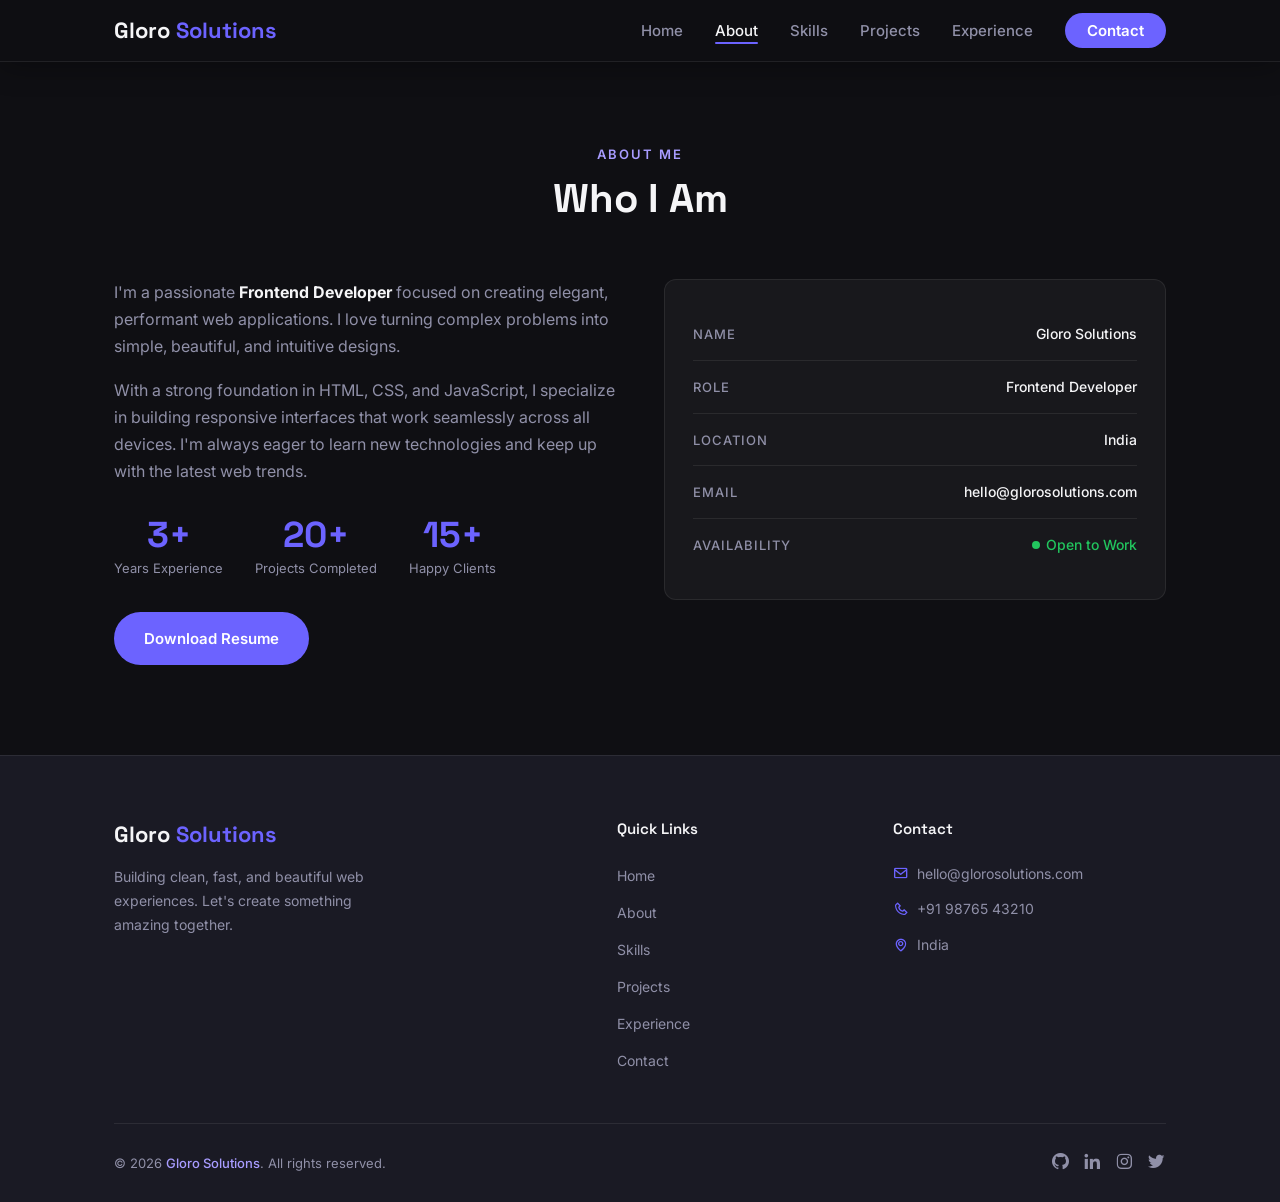
<file: about.html>
<!doctype html>
<html lang="en">
  <head>
    <meta charset="UTF-8" />
    <meta name="viewport" content="width=device-width, initial-scale=1.0" />
    <title>About | Gloro Solutions</title>
    <meta
      name="description"
      content="Learn more about Gloro Solutions, a passionate Frontend Developer with 3+ years of experience building responsive web applications."
    />
    <meta
      name="keywords"
      content="about, frontend developer, web developer, experience, skills"
    />
    <meta name="author" content="Gloro Solutions" />
    <meta name="robots" content="index, follow" />
    <!-- Open Graph Tags -->
    <meta property="og:type" content="website" />
    <meta property="og:title" content="About | Gloro Solutions" />
    <meta
      property="og:description"
      content="Learn more about Gloro Solutions, a passionate Frontend Developer."
    />
    <meta
      property="og:url"
      content="https://portfolio-sample-glorosolutions.vercel.app/about.html"
    />
    <meta
      property="og:image"
      content="https://portfolio-sample-glorosolutions.vercel.app/img/main.png"
    />
    <!-- Twitter Card Tags -->
    <meta name="twitter:card" content="summary" />
    <meta name="twitter:title" content="About | Gloro Solutions" />
    <meta
      name="twitter:description"
      content="Learn more about Gloro Solutions, a passionate Frontend Developer."
    />
    <!-- Canonical Link -->
    <link
      rel="canonical"
      href="https://portfolio-sample-glorosolutions.vercel.app/about.html"
    />
    <link rel="icon" href="assets/img/favicon.ico" />
    <link rel="stylesheet" href="assets/css/style.css" />
    <link
      href="https://unpkg.com/boxicons@2.1.4/css/boxicons.min.css"
      rel="stylesheet"
    />
    <link
      href="https://fonts.googleapis.com/css2?family=Inter:wght@300;400;500;600;700&family=Space+Grotesk:wght@400;500;600;700&display=swap"
      rel="stylesheet"
    />
  </head>

  <body>
    <!-- ===== NAVBAR ===== -->
    <nav class="navbar scrolled" id="navbar">
      <div class="nav-container">
        <a href="index.html" class="nav-logo">Gloro<span>Solutions</span></a>
        <button class="hamburger" id="hamburger" aria-label="Toggle menu">
          <span></span><span></span><span></span>
        </button>
        <ul class="nav-links" id="nav-links">
          <li><a href="index.html">Home</a></li>
          <li><a href="about.html" class="active">About</a></li>
          <li><a href="skills.html">Skills</a></li>
          <li><a href="projects.html">Projects</a></li>
          <li><a href="experience.html">Experience</a></li>
          <li><a href="contact.html" class="nav-cta">Contact</a></li>
        </ul>
      </div>
    </nav>

    <!-- ===== ABOUT ===== -->
    <section class="section page-section" id="about">
      <div class="container">
        <div class="section-header">
          <span class="section-tag">About Me</span>
          <h2 class="section-title">Who I Am</h2>
        </div>
        <div class="about-grid">
          <div class="about-text">
            <p></p>
            <p></p>
            <div class="about-stats"></div>
            <a href="assets/docs/resume.pdf" class="btn btn-primary" download
              >Download Resume</a
            >
          </div>
          <div class="about-info">
            <div class="info-card"></div>
          </div>
        </div>
      </div>
    </section>

    <!-- ===== FOOTER ===== -->
    <footer class="footer">
      <div class="footer-container">
        <div class="footer-top">
          <div class="footer-brand">
            <a href="index.html" class="nav-logo"></a>
            <p></p>
          </div>
          <div class="footer-links">
            <h4>Quick Links</h4>
            <ul>
              <li><a href="index.html">Home</a></li>
              <li><a href="about.html">About</a></li>
              <li><a href="skills.html">Skills</a></li>
              <li><a href="projects.html">Projects</a></li>
              <li><a href="experience.html">Experience</a></li>
              <li><a href="contact.html">Contact</a></li>
            </ul>
          </div>
          <div class="footer-contact">
            <h4>Contact</h4>
            <p></p>
            <p></p>
            <p></p>
          </div>
        </div>
        <div class="footer-bottom">
          <p class="footer-credit">
            &copy; <span class="footer-year"></span>
            <a href="#" target="_blank" rel="noopener"></a>. All rights
            reserved.
          </p>
          <div class="footer-socials"></div>
        </div>
      </div>
    </footer>

    <a
      href="#about"
      class="back-to-top"
      id="backToTop"
      aria-label="Back to top"
    >
      <i class="bx bx-chevron-up"></i>
    </a>

    <script src="assets/js/data.js"></script>
    <script>
      const hamburger = document.getElementById("hamburger");
      const navLinks = document.getElementById("nav-links");
      hamburger.addEventListener("click", () => {
        hamburger.classList.toggle("open");
        navLinks.classList.toggle("open");
      });
      navLinks.querySelectorAll("a").forEach((link) => {
        link.addEventListener("click", () => {
          hamburger.classList.remove("open");
          navLinks.classList.remove("open");
        });
      });

      const backBtn = document.getElementById("backToTop");
      window.addEventListener("scroll", () => {
        backBtn.classList.toggle("visible", window.scrollY > 200);
      });

      // Fade-in on load
      const fadeObserver = new IntersectionObserver(
        (entries) => {
          entries.forEach((entry) => {
            if (entry.isIntersecting) entry.target.classList.add("visible");
          });
        },
        { threshold: 0.1 },
      );
      document.querySelectorAll(".about-text, .about-info").forEach((el) => {
        el.classList.add("fade-in");
        fadeObserver.observe(el);
      });
    </script>
  </body>
</html>
</file>
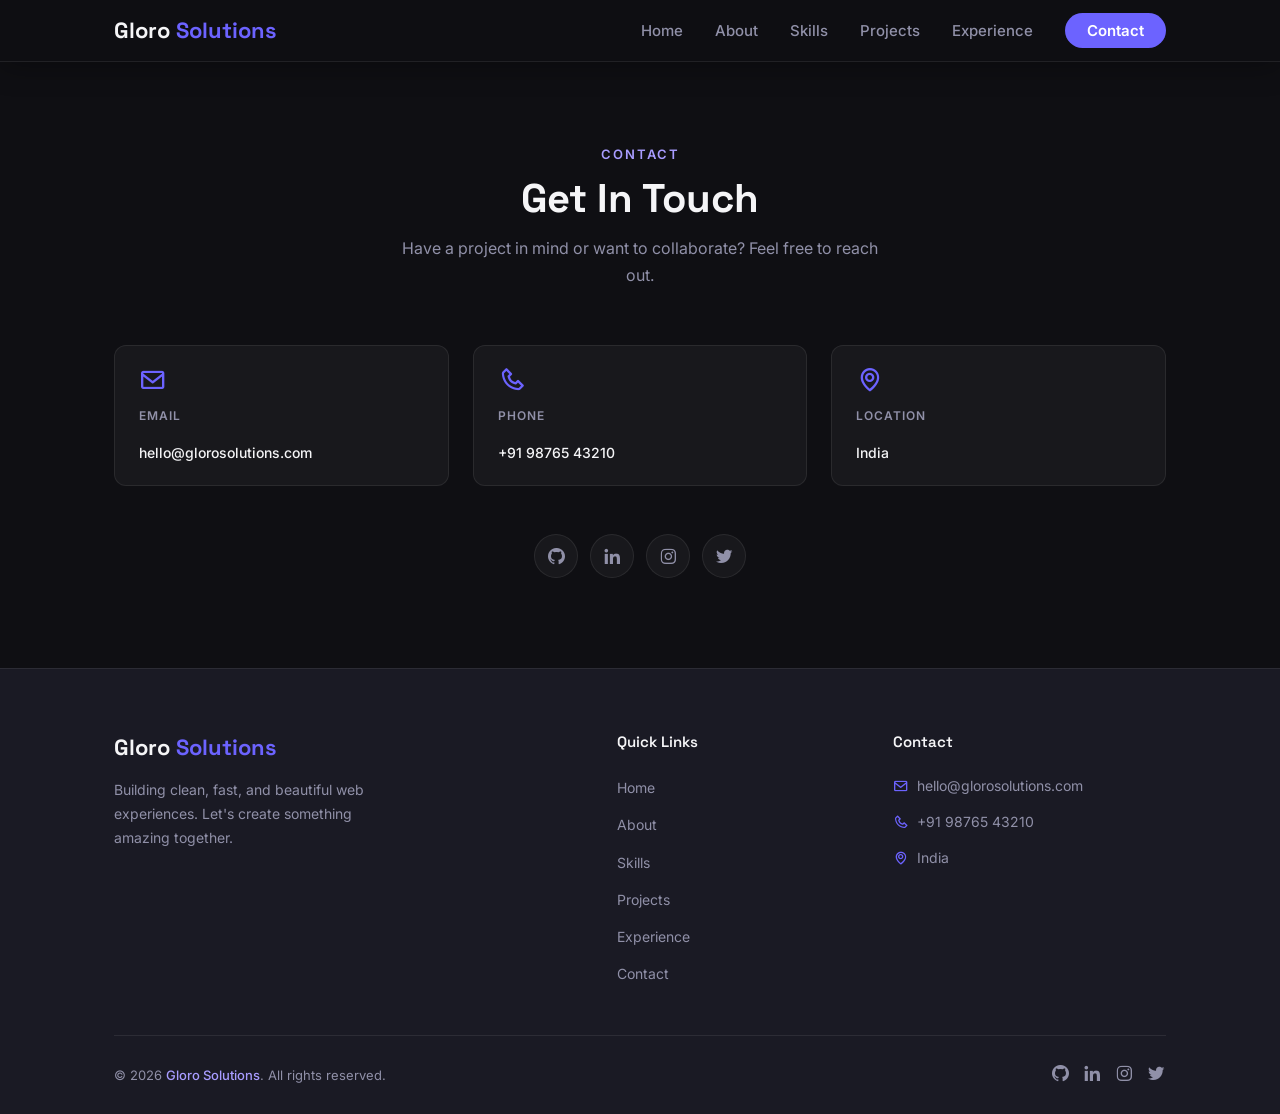
<file: contact.html>
﻿<!doctype html>
<html lang="en">
  <head>
    <meta charset="UTF-8" />
    <meta name="viewport" content="width=device-width, initial-scale=1.0" />
    <title>Contact | Gloro Solutions</title>
    <meta
      name="description"
      content="Get in touch with Gloro Solutions for freelance web development projects, collaborations, and inquiries."
    />
    <meta
      name="keywords"
      content="contact, freelance developer, web development, project inquiries"
    />
    <meta name="author" content="Gloro Solutions" />
    <meta name="robots" content="index, follow" />
    <!-- Open Graph Tags -->
    <meta property="og:type" content="website" />
    <meta property="og:title" content="Contact | Gloro Solutions" />
    <meta
      property="og:description"
      content="Get in touch with Gloro Solutions for projects and collaborations."
    />
    <meta
      property="og:url"
      content="https://portfolio-sample-glorosolutions.vercel.app/contact.html"
    />
    <meta
      property="og:image"
      content="https://portfolio-sample-glorosolutions.vercel.app/img/main.png"
    />
    <!-- Twitter Card Tags -->
    <meta name="twitter:card" content="summary" />
    <meta name="twitter:title" content="Contact | Gloro Solutions" />
    <meta
      name="twitter:description"
      content="Get in touch with Gloro Solutions for projects and collaborations."
    />
    <!-- Canonical Link -->
    <link
      rel="canonical"
      href="https://portfolio-sample-glorosolutions.vercel.app/contact.html"
    />
    <link rel="icon" href="assets/img/favicon.ico" />
    <link rel="stylesheet" href="assets/css/style.css" />
    <link
      href="https://unpkg.com/boxicons@2.1.4/css/boxicons.min.css"
      rel="stylesheet"
    />
    <link
      href="https://fonts.googleapis.com/css2?family=Inter:wght@300;400;500;600;700&family=Space+Grotesk:wght@400;500;600;700&display=swap"
      rel="stylesheet"
    />
  </head>

  <body>
    <!-- ===== NAVBAR ===== -->
    <nav class="navbar scrolled" id="navbar">
      <div class="nav-container">
        <a href="index.html" class="nav-logo">Gloro<span>Solutions</span></a>
        <button class="hamburger" id="hamburger" aria-label="Toggle menu">
          <span></span><span></span><span></span>
        </button>
        <ul class="nav-links" id="nav-links">
          <li><a href="index.html">Home</a></li>
          <li><a href="about.html">About</a></li>
          <li><a href="skills.html">Skills</a></li>
          <li><a href="projects.html">Projects</a></li>
          <li><a href="experience.html">Experience</a></li>
          <li><a href="contact.html" class="nav-cta active">Contact</a></li>
        </ul>
      </div>
    </nav>

    <!-- ===== CONTACT ===== -->
    <section class="section page-section" id="contact">
      <div class="container">
        <div class="section-header">
          <span class="section-tag">Contact</span>
          <h2 class="section-title">Get In Touch</h2>
          <p class="section-subtitle">
            Have a project in mind or want to collaborate? Feel free to reach
            out.
          </p>
        </div>
        <div class="contact-cards-full">
          <div class="contact-card">
            <i class="bx bx-envelope"></i>
            <h3>Email</h3>
            <a href="mailto:"></a>
          </div>
          <div class="contact-card">
            <i class="bx bx-phone"></i>
            <h3>Phone</h3>
            <a href="tel:"></a>
          </div>
          <div class="contact-card">
            <i class="bx bx-map"></i>
            <h3>Location</h3>
            <span></span>
          </div>
        </div>
        <div class="contact-socials contact-socials-center"></div>
      </div>
    </section>

    <!-- ===== FOOTER ===== -->
    <footer class="footer">
      <div class="footer-container">
        <div class="footer-top">
          <div class="footer-brand">
            <a href="index.html" class="nav-logo"></a>
            <p></p>
          </div>
          <div class="footer-links">
            <h4>Quick Links</h4>
            <ul>
              <li><a href="index.html">Home</a></li>
              <li><a href="about.html">About</a></li>
              <li><a href="skills.html">Skills</a></li>
              <li><a href="projects.html">Projects</a></li>
              <li><a href="experience.html">Experience</a></li>
              <li><a href="contact.html">Contact</a></li>
            </ul>
          </div>
          <div class="footer-contact">
            <h4>Contact</h4>
            <p></p>
            <p></p>
            <p></p>
          </div>
        </div>
        <div class="footer-bottom">
          <p class="footer-credit">
            &copy; <span class="footer-year"></span>
            <a href="#" target="_blank" rel="noopener"></a>. All rights
            reserved.
          </p>
          <div class="footer-socials"></div>
        </div>
      </div>
    </footer>

    <a
      href="#contact"
      class="back-to-top"
      id="backToTop"
      aria-label="Back to top"
    >
      <i class="bx bx-chevron-up"></i>
    </a>

    <script src="assets/js/data.js"></script>
    <script>
      const hamburger = document.getElementById("hamburger");
      const navLinks = document.getElementById("nav-links");
      hamburger.addEventListener("click", () => {
        hamburger.classList.toggle("open");
        navLinks.classList.toggle("open");
      });
      navLinks.querySelectorAll("a").forEach((link) => {
        link.addEventListener("click", () => {
          hamburger.classList.remove("open");
          navLinks.classList.remove("open");
        });
      });

      const backBtn = document.getElementById("backToTop");
      window.addEventListener("scroll", () => {
        backBtn.classList.toggle("visible", window.scrollY > 200);
      });

      // Fade-in animation
      const fadeObserver = new IntersectionObserver(
        (entries) => {
          entries.forEach((entry) => {
            if (entry.isIntersecting) entry.target.classList.add("visible");
          });
        },
        { threshold: 0.1 },
      );
      document.querySelectorAll(".contact-card").forEach((el) => {
        fadeObserver.observe(el);
      });
    </script>
  </body>
</html>
</file>
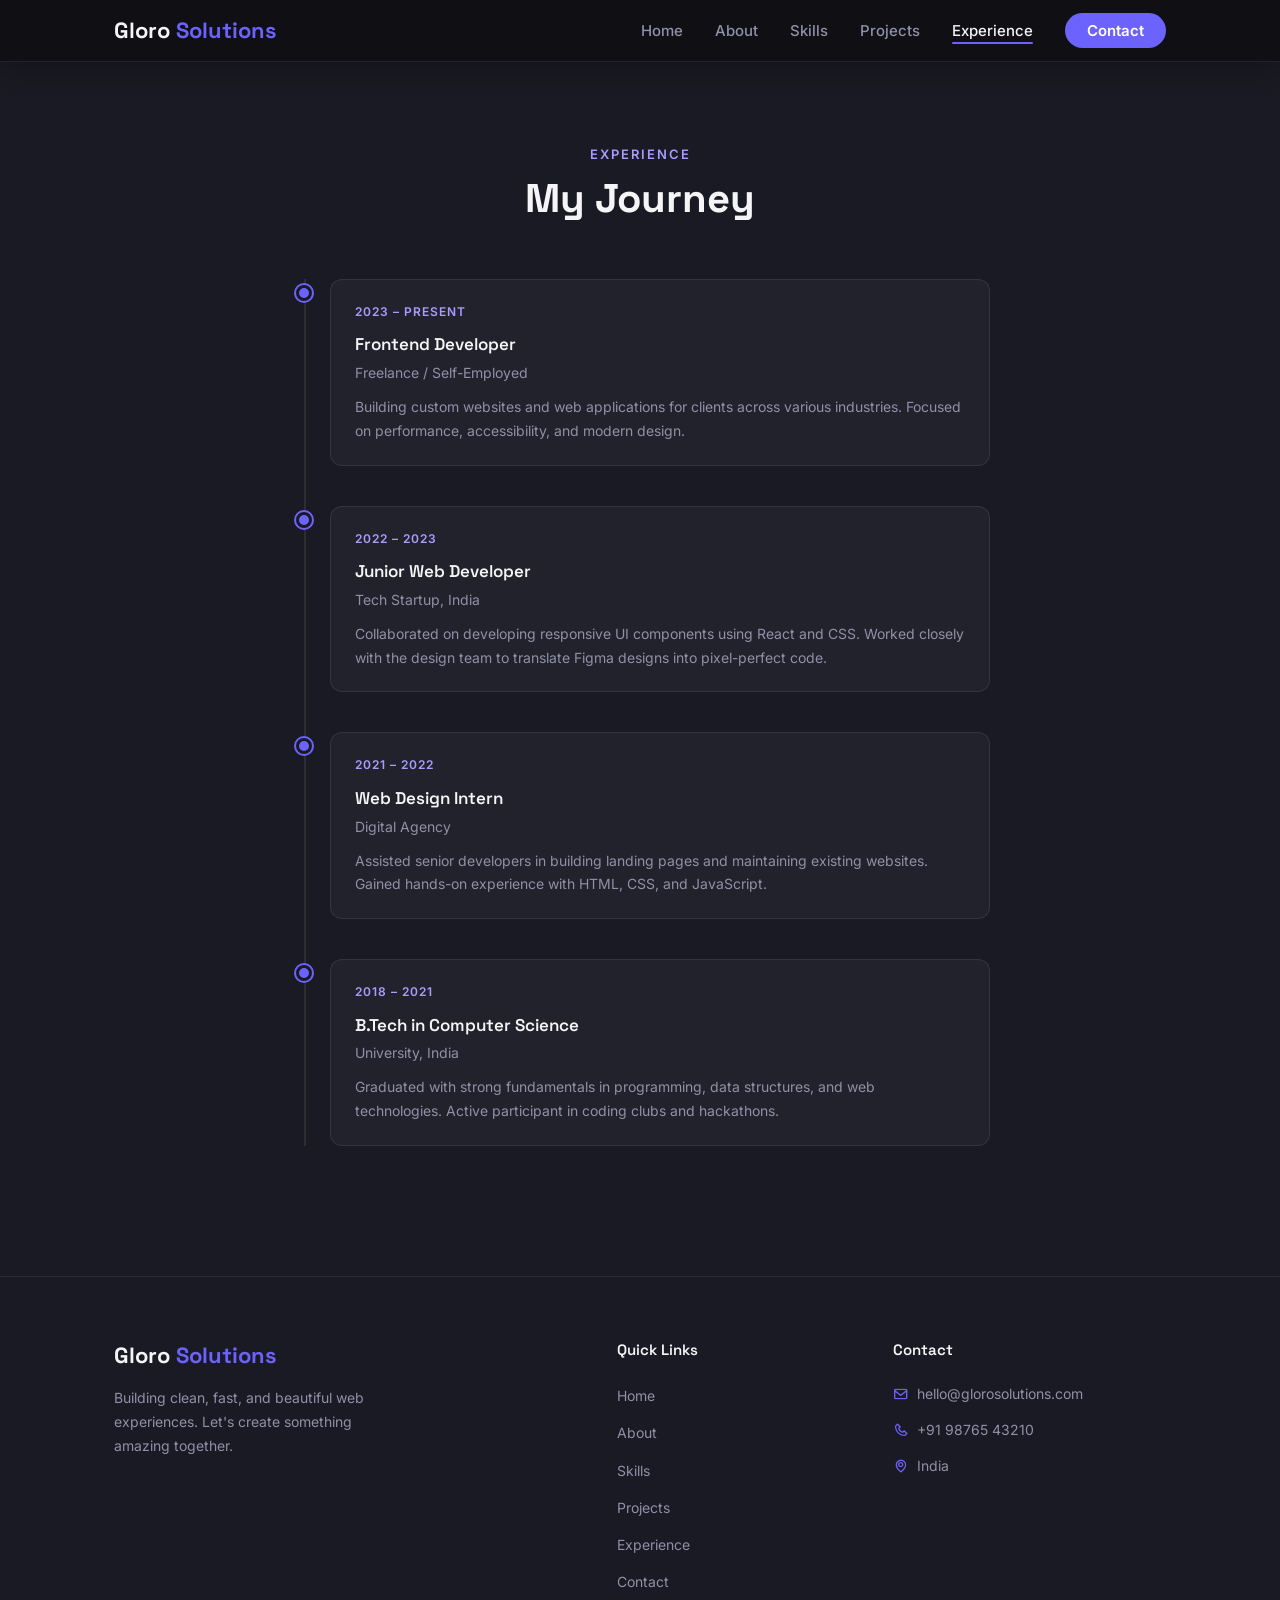
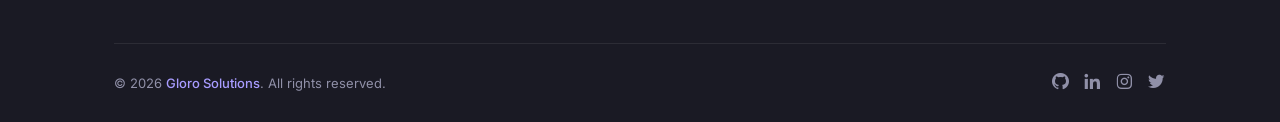
<file: experience.html>
<!doctype html>
<html lang="en">
  <head>
    <meta charset="UTF-8" />
    <meta name="viewport" content="width=device-width, initial-scale=1.0" />
    <title>Experience | Gloro Solutions</title>
    <meta
      name="description"
      content="Work experience and education history of Gloro Solutions, a Frontend Developer with expertise in modern web technologies."
    />
    <meta
      name="keywords"
      content="experience, education, work history, developer background"
    />
    <meta name="author" content="Gloro Solutions" />
    <meta name="robots" content="index, follow" />
    <!-- Open Graph Tags -->
    <meta property="og:type" content="website" />
    <meta property="og:title" content="Experience | Gloro Solutions" />
    <meta
      property="og:description"
      content="Work experience and education history of Gloro Solutions."
    />
    <meta
      property="og:url"
      content="https://portfolio-sample-glorosolutions.vercel.app/experience.html"
    />
    <meta
      property="og:image"
      content="https://portfolio-sample-glorosolutions.vercel.app/img/main.png"
    />
    <!-- Twitter Card Tags -->
    <meta name="twitter:card" content="summary" />
    <meta name="twitter:title" content="Experience | Gloro Solutions" />
    <meta
      name="twitter:description"
      content="Work experience and education history of Gloro Solutions."
    />
    <!-- Canonical Link -->
    <link
      rel="canonical"
      href="https://portfolio-sample-glorosolutions.vercel.app/experience.html"
    />
    <link rel="icon" href="assets/img/favicon.ico" />
    <link rel="stylesheet" href="assets/css/style.css" />
    <link
      href="https://unpkg.com/boxicons@2.1.4/css/boxicons.min.css"
      rel="stylesheet"
    />
    <link
      href="https://fonts.googleapis.com/css2?family=Inter:wght@300;400;500;600;700&family=Space+Grotesk:wght@400;500;600;700&display=swap"
      rel="stylesheet"
    />
  </head>

  <body>
    <!-- ===== NAVBAR ===== -->
    <nav class="navbar scrolled" id="navbar">
      <div class="nav-container">
        <a href="index.html" class="nav-logo">Gloro<span>Solutions</span></a>
        <button class="hamburger" id="hamburger" aria-label="Toggle menu">
          <span></span><span></span><span></span>
        </button>
        <ul class="nav-links" id="nav-links">
          <li><a href="index.html">Home</a></li>
          <li><a href="about.html">About</a></li>
          <li><a href="skills.html">Skills</a></li>
          <li><a href="projects.html">Projects</a></li>
          <li><a href="experience.html" class="active">Experience</a></li>
          <li><a href="contact.html" class="nav-cta">Contact</a></li>
        </ul>
      </div>
    </nav>

    <!-- ===== EXPERIENCE ===== -->
    <section class="section section-alt page-section" id="experience">
      <div class="container">
        <div class="section-header">
          <span class="section-tag">Experience</span>
          <h2 class="section-title">My Journey</h2>
        </div>
        <div class="timeline"></div>
      </div>
    </section>

    <!-- ===== FOOTER ===== -->
    <footer class="footer">
      <div class="footer-container">
        <div class="footer-top">
          <div class="footer-brand">
            <a href="index.html" class="nav-logo"></a>
            <p></p>
          </div>
          <div class="footer-links">
            <h4>Quick Links</h4>
            <ul>
              <li><a href="index.html">Home</a></li>
              <li><a href="about.html">About</a></li>
              <li><a href="skills.html">Skills</a></li>
              <li><a href="projects.html">Projects</a></li>
              <li><a href="experience.html">Experience</a></li>
              <li><a href="contact.html">Contact</a></li>
            </ul>
          </div>
          <div class="footer-contact">
            <h4>Contact</h4>
            <p></p>
            <p></p>
            <p></p>
          </div>
        </div>
        <div class="footer-bottom">
          <p class="footer-credit">
            &copy; <span class="footer-year"></span>
            <a href="#" target="_blank" rel="noopener"></a>. All rights
            reserved.
          </p>
          <div class="footer-socials"></div>
        </div>
      </div>
    </footer>

    <a
      href="#experience"
      class="back-to-top"
      id="backToTop"
      aria-label="Back to top"
    >
      <i class="bx bx-chevron-up"></i>
    </a>

    <script src="assets/js/data.js"></script>
    <script>
      const hamburger = document.getElementById("hamburger");
      const navLinks = document.getElementById("nav-links");
      hamburger.addEventListener("click", () => {
        hamburger.classList.toggle("open");
        navLinks.classList.toggle("open");
      });
      navLinks.querySelectorAll("a").forEach((link) => {
        link.addEventListener("click", () => {
          hamburger.classList.remove("open");
          navLinks.classList.remove("open");
        });
      });

      const backBtn = document.getElementById("backToTop");
      window.addEventListener("scroll", () => {
        backBtn.classList.toggle("visible", window.scrollY > 200);
      });

      // Fade-in animation
      const fadeObserver = new IntersectionObserver(
        (entries) => {
          entries.forEach((entry) => {
            if (entry.isIntersecting) entry.target.classList.add("visible");
          });
        },
        { threshold: 0.1 },
      );
      document.querySelectorAll(".timeline-item").forEach((el) => {
        el.classList.add("fade-in");
        fadeObserver.observe(el);
      });
    </script>
  </body>
</html>
</file>
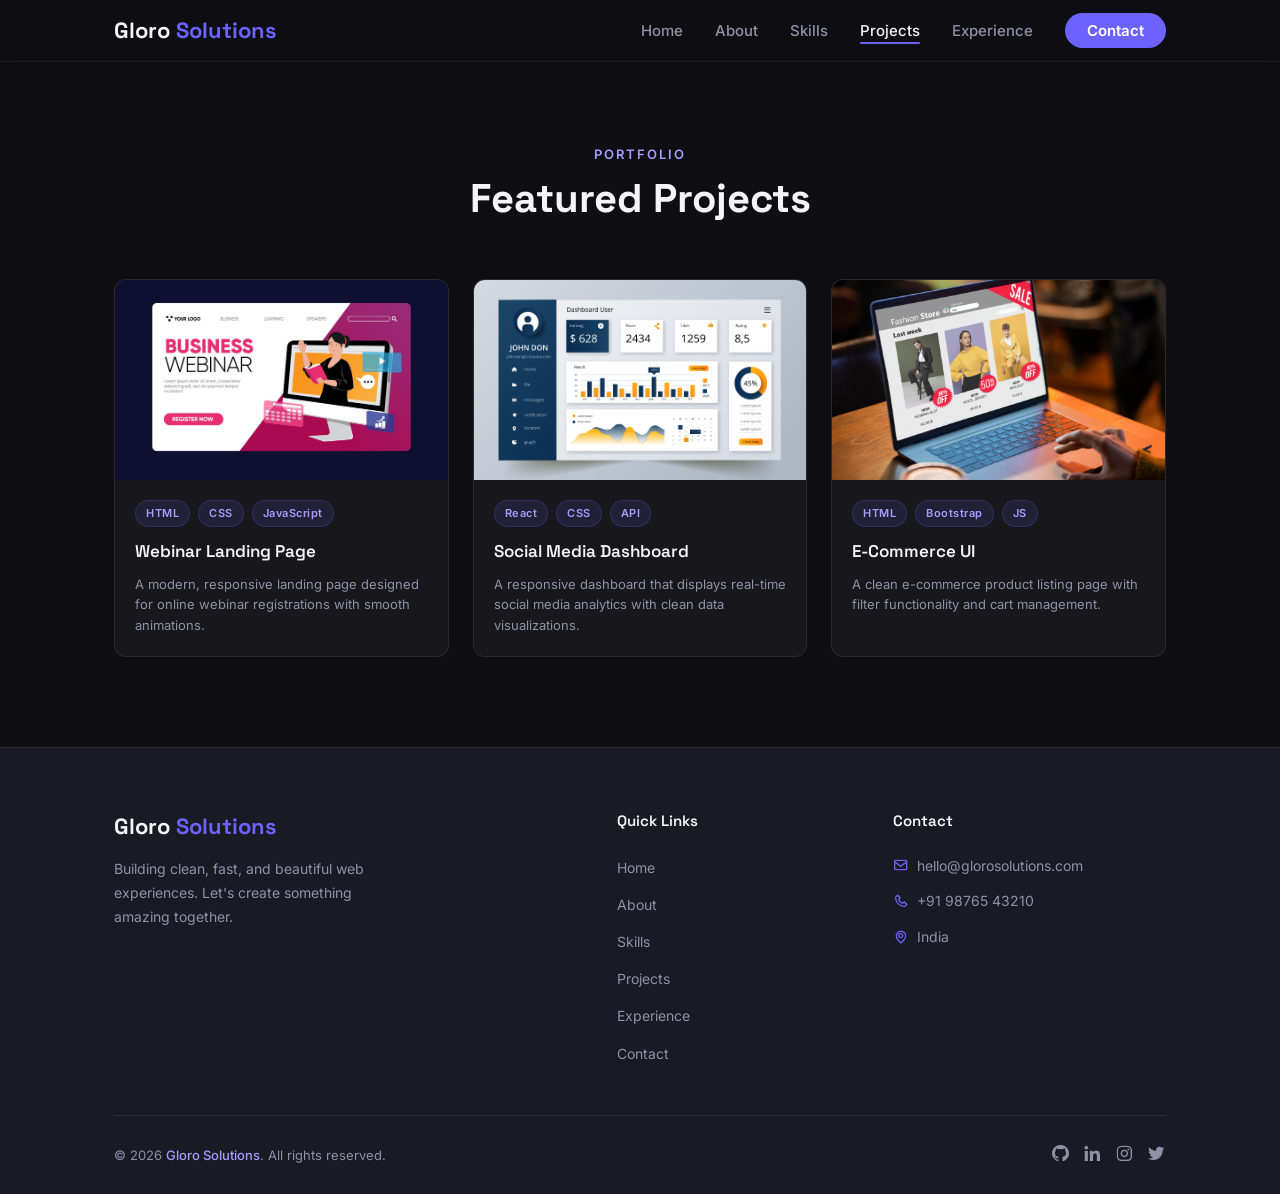
<file: projects.html>
<!doctype html>
<html lang="en">
  <head>
    <meta charset="UTF-8" />
    <meta name="viewport" content="width=device-width, initial-scale=1.0" />
    <title>Projects | Gloro Solutions</title>
    <meta
      name="description"
      content="Featured web development projects by Gloro Solutions showcasing responsive design, React, and modern JavaScript implementations."
    />
    <meta
      name="keywords"
      content="portfolio, projects, web development, React, JavaScript, HTML, CSS, responsive design"
    />
    <meta name="author" content="Gloro Solutions" />
    <meta name="robots" content="index, follow" />
    <!-- Open Graph Tags -->
    <meta property="og:type" content="website" />
    <meta property="og:title" content="Projects | Gloro Solutions" />
    <meta
      property="og:description"
      content="Featured projects by Gloro Solutions, Frontend Developer."
    />
    <meta
      property="og:url"
      content="https://portfolio-sample-glorosolutions.vercel.app/projects.html"
    />
    <meta
      property="og:image"
      content="https://portfolio-sample-glorosolutions.vercel.app/img/Web%201920%20%E2%80%93%202.png"
    />
    <!-- Twitter Card Tags -->
    <meta name="twitter:card" content="summary_large_image" />
    <meta name="twitter:title" content="Projects | Gloro Solutions" />
    <meta
      name="twitter:description"
      content="Featured projects by Gloro Solutions, Frontend Developer."
    />
    <meta
      name="twitter:image"
      content="https://portfolio-sample-glorosolutions.vercel.app/img/Web%201920%20%E2%80%93%202.png"
    />
    <!-- Canonical Link -->
    <link
      rel="canonical"
      href="https://portfolio-sample-glorosolutions.vercel.app/projects.html"
    />
    <link rel="icon" href="assets/img/favicon.ico" />
    <link rel="stylesheet" href="assets/css/style.css" />
    <link
      href="https://unpkg.com/boxicons@2.1.4/css/boxicons.min.css"
      rel="stylesheet"
    />
    <link
      href="https://fonts.googleapis.com/css2?family=Inter:wght@300;400;500;600;700&family=Space+Grotesk:wght@400;500;600;700&display=swap"
      rel="stylesheet"
    />
  </head>

  <body>
    <!-- ===== NAVBAR ===== -->
    <nav class="navbar scrolled" id="navbar">
      <div class="nav-container">
        <a href="index.html" class="nav-logo">Gloro<span>Solutions</span></a>
        <button class="hamburger" id="hamburger" aria-label="Toggle menu">
          <span></span><span></span><span></span>
        </button>
        <ul class="nav-links" id="nav-links">
          <li><a href="index.html">Home</a></li>
          <li><a href="about.html">About</a></li>
          <li><a href="skills.html">Skills</a></li>
          <li><a href="projects.html" class="active">Projects</a></li>
          <li><a href="experience.html">Experience</a></li>
          <li><a href="contact.html" class="nav-cta">Contact</a></li>
        </ul>
      </div>
    </nav>

    <!-- ===== PROJECTS ===== -->
    <section class="section page-section" id="projects">
      <div class="container">
        <div class="section-header">
          <span class="section-tag">Portfolio</span>
          <h2 class="section-title">Featured Projects</h2>
        </div>
        <div class="projects-grid"></div>
      </div>
    </section>

    <!-- ===== FOOTER ===== -->
    <footer class="footer">
      <div class="footer-container">
        <div class="footer-top">
          <div class="footer-brand">
            <a href="index.html" class="nav-logo"></a>
            <p></p>
          </div>
          <div class="footer-links">
            <h4>Quick Links</h4>
            <ul>
              <li><a href="index.html">Home</a></li>
              <li><a href="about.html">About</a></li>
              <li><a href="skills.html">Skills</a></li>
              <li><a href="projects.html">Projects</a></li>
              <li><a href="experience.html">Experience</a></li>
              <li><a href="contact.html">Contact</a></li>
            </ul>
          </div>
          <div class="footer-contact">
            <h4>Contact</h4>
            <p></p>
            <p></p>
            <p></p>
          </div>
        </div>
        <div class="footer-bottom">
          <p class="footer-credit">
            &copy; <span class="footer-year"></span>
            <a href="#" target="_blank" rel="noopener"></a>. All rights
            reserved.
          </p>
          <div class="footer-socials"></div>
        </div>
      </div>
    </footer>

    <a
      href="#projects"
      class="back-to-top"
      id="backToTop"
      aria-label="Back to top"
    >
      <i class="bx bx-chevron-up"></i>
    </a>

    <script src="assets/js/data.js"></script>
    <script>
      const hamburger = document.getElementById("hamburger");
      const navLinks = document.getElementById("nav-links");
      hamburger.addEventListener("click", () => {
        hamburger.classList.toggle("open");
        navLinks.classList.toggle("open");
      });
      navLinks.querySelectorAll("a").forEach((link) => {
        link.addEventListener("click", () => {
          hamburger.classList.remove("open");
          navLinks.classList.remove("open");
        });
      });

      const backBtn = document.getElementById("backToTop");
      window.addEventListener("scroll", () => {
        backBtn.classList.toggle("visible", window.scrollY > 200);
      });

      // Fade-in animation
      const fadeObserver = new IntersectionObserver(
        (entries) => {
          entries.forEach((entry) => {
            if (entry.isIntersecting) entry.target.classList.add("visible");
          });
        },
        { threshold: 0.1 },
      );
      document.querySelectorAll(".project-card").forEach((el) => {
        el.classList.add("fade-in");
        fadeObserver.observe(el);
      });
    </script>
  </body>
</html>
</file>
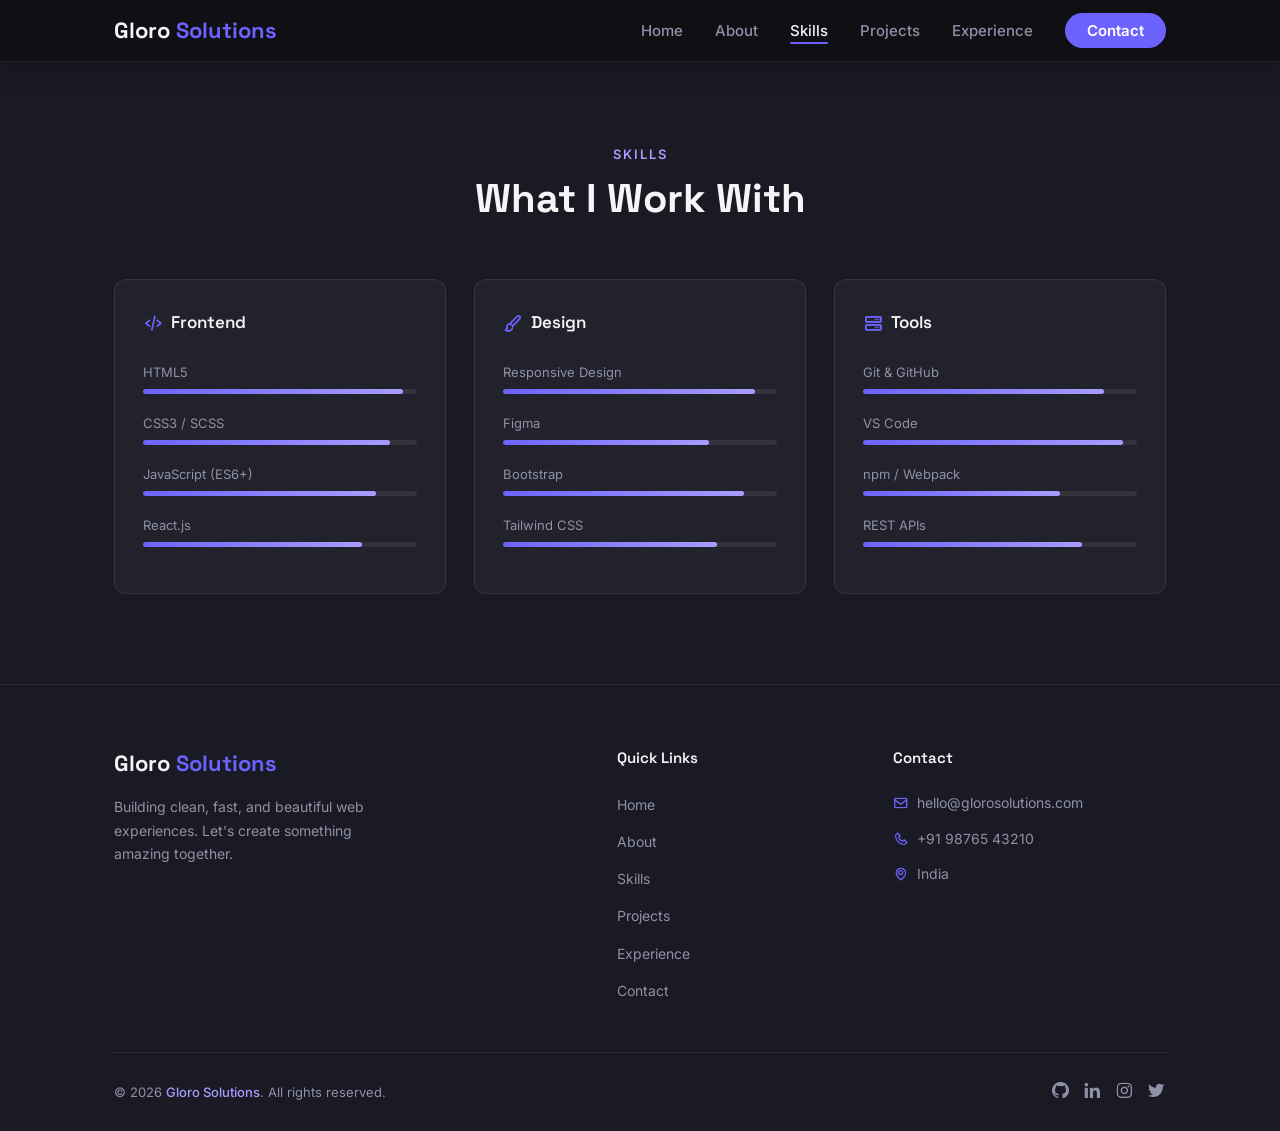
<file: skills.html>
<!doctype html>
<html lang="en">
  <head>
    <meta charset="UTF-8" />
    <meta name="viewport" content="width=device-width, initial-scale=1.0" />
    <title>Skills | Gloro Solutions</title>
    <meta
      name="description"
      content="Technical skills and technologies expertise of Gloro Solutions including React, JavaScript, HTML, CSS, and modern web development tools."
    />
    <meta
      name="keywords"
      content="skills, technologies, React, JavaScript, HTML, CSS, web development, frontend"
    />
    <meta name="author" content="Gloro Solutions" />
    <meta name="robots" content="index, follow" />
    <!-- Open Graph Tags -->
    <meta property="og:type" content="website" />
    <meta property="og:title" content="Skills | Gloro Solutions" />
    <meta
      property="og:description"
      content="Skills and technologies used by Gloro Solutions."
    />
    <meta
      property="og:url"
      content="https://portfolio-sample-glorosolutions.vercel.app/skills.html"
    />
    <meta
      property="og:image"
      content="https://portfolio-sample-glorosolutions.vercel.app/img/main.png"
    />
    <!-- Twitter Card Tags -->
    <meta name="twitter:card" content="summary" />
    <meta name="twitter:title" content="Skills | Gloro Solutions" />
    <meta
      name="twitter:description"
      content="Skills and technologies used by Gloro Solutions."
    />
    <!-- Canonical Link -->
    <link
      rel="canonical"
      href="https://portfolio-sample-glorosolutions.vercel.app/skills.html"
    />
    <link rel="icon" href="assets/img/favicon.ico" />
    <link rel="stylesheet" href="assets/css/style.css" />
    <link
      href="https://unpkg.com/boxicons@2.1.4/css/boxicons.min.css"
      rel="stylesheet"
    />
    <link
      href="https://fonts.googleapis.com/css2?family=Inter:wght@300;400;500;600;700&family=Space+Grotesk:wght@400;500;600;700&display=swap"
      rel="stylesheet"
    />
  </head>

  <body>
    <!-- ===== NAVBAR ===== -->
    <nav class="navbar scrolled" id="navbar">
      <div class="nav-container">
        <a href="index.html" class="nav-logo">Gloro<span>Solutions</span></a>
        <button class="hamburger" id="hamburger" aria-label="Toggle menu">
          <span></span><span></span><span></span>
        </button>
        <ul class="nav-links" id="nav-links">
          <li><a href="index.html">Home</a></li>
          <li><a href="about.html">About</a></li>
          <li><a href="skills.html" class="active">Skills</a></li>
          <li><a href="projects.html">Projects</a></li>
          <li><a href="experience.html">Experience</a></li>
          <li><a href="contact.html" class="nav-cta">Contact</a></li>
        </ul>
      </div>
    </nav>

    <!-- ===== SKILLS ===== -->
    <section class="section section-alt page-section" id="skills">
      <div class="container">
        <div class="section-header">
          <span class="section-tag">Skills</span>
          <h2 class="section-title">What I Work With</h2>
        </div>
        <div class="skills-grid"></div>
      </div>
    </section>

    <!-- ===== FOOTER ===== -->
    <footer class="footer">
      <div class="footer-container">
        <div class="footer-top">
          <div class="footer-brand">
            <a href="index.html" class="nav-logo"></a>
            <p></p>
          </div>
          <div class="footer-links">
            <h4>Quick Links</h4>
            <ul>
              <li><a href="index.html">Home</a></li>
              <li><a href="about.html">About</a></li>
              <li><a href="skills.html">Skills</a></li>
              <li><a href="projects.html">Projects</a></li>
              <li><a href="experience.html">Experience</a></li>
              <li><a href="contact.html">Contact</a></li>
            </ul>
          </div>
          <div class="footer-contact">
            <h4>Contact</h4>
            <p></p>
            <p></p>
            <p></p>
          </div>
        </div>
        <div class="footer-bottom">
          <p class="footer-credit">
            &copy; <span class="footer-year"></span>
            <a href="#" target="_blank" rel="noopener"></a>. All rights
            reserved.
          </p>
          <div class="footer-socials"></div>
        </div>
      </div>
    </footer>

    <a
      href="#skills"
      class="back-to-top"
      id="backToTop"
      aria-label="Back to top"
    >
      <i class="bx bx-chevron-up"></i>
    </a>

    <script src="assets/js/data.js"></script>
    <script>
      const hamburger = document.getElementById("hamburger");
      const navLinks = document.getElementById("nav-links");
      hamburger.addEventListener("click", () => {
        hamburger.classList.toggle("open");
        navLinks.classList.toggle("open");
      });
      navLinks.querySelectorAll("a").forEach((link) => {
        link.addEventListener("click", () => {
          hamburger.classList.remove("open");
          navLinks.classList.remove("open");
        });
      });

      const backBtn = document.getElementById("backToTop");
      window.addEventListener("scroll", () => {
        backBtn.classList.toggle("visible", window.scrollY > 200);
      });

      // Animate skill bars on page load
      const observer = new IntersectionObserver(
        (entries) => {
          entries.forEach((entry) => {
            if (entry.isIntersecting) {
              entry.target.querySelectorAll(".skill-fill").forEach((bar) => {
                bar.style.width = bar.getAttribute("data-width");
              });
              entry.target.classList.add("animate");
            }
          });
        },
        { threshold: 0.3 },
      );
      document
        .querySelectorAll(".skill-category")
        .forEach((el) => observer.observe(el));
    </script>
  </body>
</html>
</file>
<file: assets/css/style.css>
/* ===========================
   RESET & BASE
=========================== */
*,
*::before,
*::after {
  margin: 0;
  padding: 0;
  box-sizing: border-box;
}

:root {
  --accent: #6c63ff;
  --accent-light: #a89cff;
  --dark: #0f0f13;
  --dark-2: #1a1a24;
  --dark-3: #252535;
  --light: #f5f5f7;
  --text: #e2e2ea;
  --text-muted: #9090a8;
  --border: rgba(255, 255, 255, 0.08);
  --card-bg: rgba(255, 255, 255, 0.04);
  --radius: 12px;
  --radius-sm: 8px;
  --transition: 0.3s ease;
  --shadow: 0 4px 30px rgba(0, 0, 0, 0.3);
}

html {
  scroll-behavior: smooth;
}

body {
  background: var(--dark);
  color: var(--text);
  font-family: "Inter", sans-serif;
  font-size: 16px;
  line-height: 1.7;
  opacity: 0;
  animation: fadeIn 0.6s ease 0.1s forwards;
}

@keyframes fadeIn {
  to {
    opacity: 1;
  }
}

a {
  text-decoration: none;
  color: inherit;
}
img {
  max-width: 100%;
  display: block;
}
ul {
  list-style: none;
}

/* ===========================
   REUSABLE
=========================== */
.container {
  max-width: 1100px;
  margin: 0 auto;
  padding: 0 24px;
}

.section {
  padding: 90px 0;
}

/* Extra top padding for inner pages with fixed navbar */
.page-section {
  padding-top: 140px;
}

.section-alt {
  background: var(--dark-2);
}

.section-header {
  text-align: center;
  margin-bottom: 56px;
}

.section-tag {
  display: inline-block;
  font-size: 13px;
  font-weight: 600;
  letter-spacing: 2px;
  text-transform: uppercase;
  color: var(--accent-light);
  margin-bottom: 10px;
}

.section-title {
  font-family: "Space Grotesk", sans-serif;
  font-size: clamp(28px, 5vw, 40px);
  font-weight: 700;
  color: var(--light);
  line-height: 1.2;
}

.section-subtitle {
  color: var(--text-muted);
  margin-top: 12px;
  max-width: 500px;
  margin-left: auto;
  margin-right: auto;
}

/* Buttons */
.btn {
  display: inline-flex;
  align-items: center;
  gap: 8px;
  padding: 12px 28px;
  border-radius: 50px;
  font-weight: 600;
  font-size: 15px;
  cursor: pointer;
  border: 2px solid transparent;
  transition: var(--transition);
}

.btn-primary {
  background: var(--accent);
  color: #fff;
}

.btn-primary:hover {
  background: var(--accent-light);
  transform: translateY(-2px);
  box-shadow: 0 8px 25px rgba(108, 99, 255, 0.4);
}

.btn-outline {
  background: transparent;
  border-color: var(--accent);
  color: var(--accent);
}

.btn-outline:hover {
  background: var(--accent);
  color: #fff;
  transform: translateY(-2px);
}

.btn-sm {
  padding: 8px 20px;
  font-size: 13px;
  border-radius: 6px;
  background: var(--accent);
  color: #fff;
  border: 2px solid transparent;
}

.btn-sm:hover {
  background: #fff;
  color: var(--accent);
}

.btn-outline-light {
  background: transparent;
  border-color: rgba(255, 255, 255, 0.7);
  color: #fff;
}

.btn-outline-light:hover {
  background: #fff;
  color: var(--dark);
}

.btn-full {
  width: 100%;
  justify-content: center;
}

/* Fade-in animation */
.fade-in {
  opacity: 0;
  transform: translateY(24px);
  transition:
    opacity 0.6s ease,
    transform 0.6s ease;
}
.fade-in.visible {
  opacity: 1;
  transform: none;
}

/* ===========================
   NAVBAR
=========================== */
.navbar {
  position: fixed;
  top: 0;
  left: 0;
  right: 0;
  z-index: 1000;
  padding: 18px 0;
  transition: var(--transition);
}

.navbar.scrolled {
  background: rgba(15, 15, 19, 0.9);
  backdrop-filter: blur(12px);
  -webkit-backdrop-filter: blur(12px);
  border-bottom: 1px solid var(--border);
  padding: 12px 0;
  box-shadow: var(--shadow);
}

.nav-container {
  max-width: 1100px;
  margin: 0 auto;
  padding: 0 24px;
  display: flex;
  align-items: center;
  justify-content: space-between;
}

.nav-logo {
  font-family: "Space Grotesk", sans-serif;
  font-size: 22px;
  font-weight: 700;
  color: var(--light);
}

.nav-logo span {
  color: var(--accent);
}

.nav-links {
  display: flex;
  align-items: center;
  gap: 32px;
}

.nav-links a {
  font-size: 15px;
  font-weight: 500;
  color: var(--text-muted);
  transition: var(--transition);
  position: relative;
}

.nav-links a::after {
  content: "";
  position: absolute;
  bottom: -4px;
  left: 0;
  width: 0;
  height: 2px;
  background: var(--accent);
  transition: var(--transition);
  border-radius: 2px;
}

.nav-links a:hover,
.nav-links a.active {
  color: var(--light);
}

.nav-links a:hover::after,
.nav-links a.active::after {
  width: 100%;
}

.nav-cta {
  background: var(--accent);
  color: #fff !important;
  padding: 8px 22px;
  border-radius: 50px;
  font-weight: 600 !important;
}

.nav-cta::after {
  display: none !important;
}
.nav-cta:hover {
  background: var(--accent-light) !important;
  color: #fff !important;
}

.hamburger {
  display: none;
  flex-direction: column;
  gap: 5px;
  background: none;
  border: none;
  cursor: pointer;
  padding: 4px;
}

.hamburger span {
  display: block;
  width: 24px;
  height: 2px;
  background: var(--light);
  border-radius: 2px;
  transition: var(--transition);
}

.hamburger.open span:nth-child(1) {
  transform: translateY(7px) rotate(45deg);
}
.hamburger.open span:nth-child(2) {
  opacity: 0;
}
.hamburger.open span:nth-child(3) {
  transform: translateY(-7px) rotate(-45deg);
}

/* ===========================
   HERO
=========================== */
.hero {
  min-height: 100vh;
  display: flex;
  align-items: center;
  justify-content: center;
  gap: 60px;
  padding: 120px 24px 80px;
  max-width: 1100px;
  margin: 0 auto;
  position: relative;
}

.hero-content {
  flex: 1;
  max-width: 520px;
}

.hero-greeting {
  color: var(--accent-light);
  font-weight: 500;
  font-size: 18px;
  margin-bottom: 8px;
}

.hero-name {
  font-family: "Space Grotesk", sans-serif;
  font-size: clamp(36px, 6vw, 62px);
  font-weight: 700;
  color: var(--light);
  line-height: 1.1;
  margin-bottom: 12px;
}

.hero-title {
  font-size: clamp(18px, 3vw, 26px);
  font-weight: 400;
  color: var(--accent-light);
  margin-bottom: 20px;
}

.hero-desc {
  color: var(--text-muted);
  font-size: 16px;
  margin-bottom: 32px;
  max-width: 420px;
}

.hero-btns {
  display: flex;
  gap: 16px;
  flex-wrap: wrap;
  margin-bottom: 36px;
}

.hero-socials {
  display: flex;
  gap: 16px;
}

.hero-socials a {
  width: 44px;
  height: 44px;
  border-radius: 50%;
  border: 1px solid var(--border);
  display: flex;
  align-items: center;
  justify-content: center;
  color: var(--text-muted);
  font-size: 20px;
  transition: var(--transition);
  background: var(--card-bg);
}

.hero-socials a:hover {
  border-color: var(--accent);
  color: var(--accent);
  transform: translateY(-3px);
  background: rgba(108, 99, 255, 0.1);
}

.hero-image {
  flex: 1;
  max-width: 400px;
  display: flex;
  justify-content: center;
}

.hero-img-wrapper {
  width: 340px;
  height: 340px;
  border-radius: 50%;
  overflow: hidden;
  border: 3px solid var(--accent);
  box-shadow: 0 0 40px rgba(108, 99, 255, 0.3);
  background: var(--dark-3);
}

.hero-img-wrapper img {
  width: 100%;
  height: 100%;
  object-fit: cover;
  object-position: top;
  transition: transform 0.6s ease;
}

.hero-img-wrapper:hover img {
  transform: scale(1.05);
}

.scroll-indicator {
  position: absolute;
  bottom: 32px;
  left: 50%;
  transform: translateX(-50%);
  color: var(--text-muted);
  font-size: 32px;
  animation: bounce 2s infinite;
}

@keyframes bounce {
  0%,
  100% {
    transform: translateX(-50%) translateY(0);
  }
  50% {
    transform: translateX(-50%) translateY(10px);
  }
}

/* ===========================
   ABOUT
=========================== */
.about-grid {
  display: grid;
  grid-template-columns: 1fr 1fr;
  gap: 48px;
  align-items: start;
}

.about-text p {
  color: var(--text-muted);
  margin-bottom: 16px;
}

.about-text p strong {
  color: var(--light);
}

.about-stats {
  display: flex;
  gap: 32px;
  margin: 32px 0;
  flex-wrap: wrap;
}

.stat {
  text-align: center;
}

.stat-number {
  display: block;
  font-family: "Space Grotesk", sans-serif;
  font-size: 36px;
  font-weight: 700;
  color: var(--accent);
  line-height: 1;
}

.stat-label {
  font-size: 13px;
  color: var(--text-muted);
  margin-top: 4px;
  display: block;
}

.info-card {
  background: var(--card-bg);
  border: 1px solid var(--border);
  border-radius: var(--radius);
  padding: 28px;
}

.info-item {
  display: flex;
  justify-content: space-between;
  align-items: center;
  padding: 14px 0;
  border-bottom: 1px solid var(--border);
}

.info-item:last-child {
  border-bottom: none;
}

.info-label {
  font-size: 13px;
  color: var(--text-muted);
  text-transform: uppercase;
  letter-spacing: 1px;
  font-weight: 500;
}

.info-value {
  font-weight: 500;
  color: var(--light);
  font-size: 14px;
}

.available {
  color: #22c55e !important;
  display: flex;
  align-items: center;
  gap: 6px;
}

.available::before {
  content: "";
  display: inline-block;
  width: 8px;
  height: 8px;
  background: #22c55e;
  border-radius: 50%;
  animation: pulse 2s infinite;
}

@keyframes pulse {
  0%,
  100% {
    box-shadow: 0 0 0 0 rgba(34, 197, 94, 0.4);
  }
  50% {
    box-shadow: 0 0 0 6px rgba(34, 197, 94, 0);
  }
}

/* ===========================
   SKILLS
=========================== */
.skills-grid {
  display: grid;
  grid-template-columns: repeat(3, 1fr);
  gap: 28px;
}

.skill-category {
  background: var(--card-bg);
  border: 1px solid var(--border);
  border-radius: var(--radius);
  padding: 28px;
  transition: var(--transition);
}

.skill-category:hover {
  border-color: var(--accent);
  transform: translateY(-4px);
}

.skill-category h3 {
  font-family: "Space Grotesk", sans-serif;
  font-size: 17px;
  font-weight: 600;
  color: var(--light);
  margin-bottom: 24px;
  display: flex;
  align-items: center;
  gap: 8px;
}

.skill-category h3 i {
  color: var(--accent);
  font-size: 20px;
}

.skill-item {
  margin-bottom: 18px;
}

.skill-item span {
  font-size: 13px;
  color: var(--text-muted);
  display: block;
  margin-bottom: 6px;
}

.skill-bar {
  height: 5px;
  background: var(--border);
  border-radius: 10px;
  overflow: hidden;
}

.skill-fill {
  height: 100%;
  background: linear-gradient(90deg, var(--accent), var(--accent-light));
  border-radius: 10px;
  width: 0;
  transition: width 1.2s cubic-bezier(0.4, 0, 0.2, 1);
}



/* ===========================
   PROJECTS
=========================== */
.projects-grid {
  display: grid;
  grid-template-columns: repeat(3, 1fr);
  gap: 24px;
}

.project-card {
  background: var(--card-bg);
  border: 1px solid var(--border);
  border-radius: var(--radius);
  overflow: hidden;
  transition: var(--transition);
}

.project-card:hover {
  border-color: var(--accent);
  transform: translateY(-6px);
  box-shadow: 0 16px 40px rgba(108, 99, 255, 0.2);
}

.project-img {
  position: relative;
  height: 200px;
  overflow: hidden;
  background: var(--dark-3);
}

.project-img img {
  width: 100%;
  height: 100%;
  object-fit: cover;
  transition: transform 0.5s ease;
}

.project-card:hover .project-img img {
  transform: scale(1.05);
}

.project-img-placeholder,
.project-img-placeholder-2 {
  display: flex;
  align-items: center;
  justify-content: center;
}

.project-img-placeholder {
  background: linear-gradient(135deg, #1a1a40, #2a1a5e);
}
.project-img-placeholder-2 {
  background: linear-gradient(135deg, #1a2a1a, #0a3a2a);
}

.project-img i {
  font-size: 64px;
  color: rgba(255, 255, 255, 0.15);
}

.project-overlay {
  position: absolute;
  inset: 0;
  background: rgba(15, 15, 19, 0.85);
  display: flex;
  align-items: center;
  justify-content: center;
  gap: 12px;
  opacity: 0;
  transition: var(--transition);
}

.project-card:hover .project-overlay {
  opacity: 1;
}

.project-info {
  padding: 20px;
}

.project-tags {
  display: flex;
  gap: 8px;
  flex-wrap: wrap;
  margin-bottom: 10px;
}

.project-tags span {
  font-size: 11px;
  font-weight: 600;
  letter-spacing: 0.5px;
  color: var(--accent-light);
  background: rgba(108, 99, 255, 0.12);
  padding: 3px 10px;
  border-radius: 20px;
  border: 1px solid rgba(108, 99, 255, 0.2);
}

.project-info h3 {
  font-family: "Space Grotesk", sans-serif;
  font-size: 17px;
  font-weight: 600;
  color: var(--light);
  margin-bottom: 8px;
}

.project-info p {
  font-size: 13px;
  color: var(--text-muted);
  line-height: 1.6;
}

/* ===========================
   EXPERIENCE / TIMELINE
=========================== */
.timeline {
  position: relative;
  max-width: 700px;
  margin: 0 auto;
  padding-left: 40px;
}

.timeline::before {
  content: "";
  position: absolute;
  left: 14px;
  top: 0;
  bottom: 0;
  width: 2px;
  background: var(--border);
}

.timeline-item {
  position: relative;
  margin-bottom: 40px;
}

.timeline-dot {
  position: absolute;
  left: -34px;
  top: 6px;
  width: 16px;
  height: 16px;
  border-radius: 50%;
  background: var(--accent);
  border: 3px solid var(--dark-2);
  box-shadow: 0 0 0 2px var(--accent);
}

.timeline-content {
  background: var(--card-bg);
  border: 1px solid var(--border);
  border-radius: var(--radius);
  padding: 22px 24px;
  transition: var(--transition);
}

.timeline-content:hover {
  border-color: var(--accent);
}

.timeline-date {
  font-size: 12px;
  font-weight: 600;
  letter-spacing: 1px;
  color: var(--accent-light);
  text-transform: uppercase;
  display: block;
  margin-bottom: 8px;
}

.timeline-content h3 {
  font-family: "Space Grotesk", sans-serif;
  font-size: 17px;
  font-weight: 600;
  color: var(--light);
  margin-bottom: 2px;
}

.timeline-content h4 {
  font-size: 14px;
  font-weight: 400;
  color: var(--text-muted);
  margin-bottom: 10px;
}

.timeline-content p {
  font-size: 14px;
  color: var(--text-muted);
  line-height: 1.7;
}

/* ===========================
   CONTACT
=========================== */
/* Full-width 3-card layout (no form) */
.contact-cards-full {
  display: grid;
  grid-template-columns: repeat(3, 1fr);
  gap: 24px;
  margin-bottom: 36px;
}

.contact-card {
  background: var(--card-bg);
  border: 1px solid var(--border);
  border-radius: var(--radius);
  padding: 20px 24px;
  display: flex;
  align-items: center;
  gap: 16px;
  transition: var(--transition);
}

.contact-card {
  flex-direction: column;
  align-items: flex-start;
  gap: 12px;
}

.contact-card:hover {
  border-color: var(--accent);
  transform: translateY(-4px);
  box-shadow: 0 12px 30px rgba(108, 99, 255, 0.15);
}

.contact-card i {
  font-size: 28px;
  color: var(--accent);
  flex-shrink: 0;
}

.contact-card h3 {
  font-size: 12px;
  font-weight: 600;
  text-transform: uppercase;
  letter-spacing: 1px;
  color: var(--text-muted);
  margin-bottom: 2px;
}

.contact-card a,
.contact-card span {
  color: var(--light);
  font-size: 14px;
  font-weight: 500;
  transition: var(--transition);
}

.contact-card a:hover {
  color: var(--accent);
}

.contact-socials {
  display: flex;
  gap: 12px;
  padding: 8px 0;
}

.contact-socials-center {
  justify-content: center;
  padding: 12px 0 0;
}

.contact-socials a {
  width: 44px;
  height: 44px;
  border-radius: 50%;
  border: 1px solid var(--border);
  display: flex;
  align-items: center;
  justify-content: center;
  color: var(--text-muted);
  font-size: 20px;
  transition: var(--transition);
  background: var(--card-bg);
}

.contact-socials a:hover {
  border-color: var(--accent);
  color: var(--accent);
  transform: translateY(-3px);
  background: rgba(108, 99, 255, 0.1);
}

/* ===========================
   FOOTER
=========================== */
.footer {
  background: var(--dark-2);
  border-top: 1px solid var(--border);
  padding: 60px 0 0;
}

.footer-container {
  max-width: 1100px;
  margin: 0 auto;
  padding: 0 24px;
}

.footer-top {
  display: grid;
  grid-template-columns: 2fr 1fr 1.2fr;
  gap: 48px;
  padding-bottom: 48px;
}

.footer-brand p {
  color: var(--text-muted);
  font-size: 14px;
  margin-top: 12px;
  max-width: 280px;
  line-height: 1.7;
}

.footer-links h4,
.footer-contact h4 {
  font-family: "Space Grotesk", sans-serif;
  font-size: 15px;
  font-weight: 600;
  color: var(--light);
  margin-bottom: 20px;
}

.footer-links ul {
  display: flex;
  flex-direction: column;
  gap: 10px;
}

.footer-links a {
  font-size: 14px;
  color: var(--text-muted);
  transition: var(--transition);
}

.footer-links a:hover {
  color: var(--accent);
  padding-left: 4px;
}

.footer-contact p {
  font-size: 14px;
  color: var(--text-muted);
  display: flex;
  align-items: center;
  gap: 8px;
  margin-bottom: 12px;
}

.footer-contact i {
  color: var(--accent);
  font-size: 16px;
}

.footer-bottom {
  border-top: 1px solid var(--border);
  padding: 22px 0;
  display: flex;
  align-items: center;
  justify-content: space-between;
  flex-wrap: wrap;
  gap: 16px;
}

.footer-bottom p {
  font-size: 13px;
  color: var(--text-muted);
}

.footer-socials {
  display: flex;
  gap: 12px;
}

.footer-socials a {
  color: var(--text-muted);
  font-size: 20px;
  transition: var(--transition);
}

.footer-socials a:hover {
  color: var(--accent);
  transform: translateY(-2px);
}

/* ===========================
   BACK TO TOP
=========================== */
.back-to-top {
  position: fixed;
  bottom: 28px;
  right: 28px;
  width: 44px;
  height: 44px;
  background: var(--accent);
  color: #fff;
  border-radius: 50%;
  display: flex;
  align-items: center;
  justify-content: center;
  font-size: 22px;
  opacity: 0;
  visibility: hidden;
  transform: translateY(20px);
  transition: var(--transition);
  z-index: 999;
  box-shadow: 0 4px 15px rgba(108, 99, 255, 0.4);
}

.back-to-top.visible {
  opacity: 1;
  visibility: visible;
  transform: none;
}

.back-to-top:hover {
  background: var(--accent-light);
}

/* ===========================
   RESPONSIVE
=========================== */
@media (max-width: 900px) {
  .hero {
    flex-direction: column-reverse;
    text-align: center;
    padding-top: 100px;
  }

  .hero-desc,
  .hero-btns,
  .hero-socials {
    margin-left: auto;
    margin-right: auto;
  }
  .hero-btns {
    justify-content: center;
  }
  .hero-socials {
    justify-content: center;
  }
  .hero-image {
    max-width: 260px;
  }
  .hero-img-wrapper {
    width: 240px;
    height: 240px;
  }

  .about-grid {
    grid-template-columns: 1fr;
  }
  .skills-grid {
    grid-template-columns: 1fr;
  }
  .projects-grid {
    grid-template-columns: 1fr;
  }
  .contact-grid {
    grid-template-columns: 1fr;
  }
  .footer-top {
    grid-template-columns: 1fr 1fr;
  }
}

@media (max-width: 640px) {
  .nav-links {
    display: none;
    position: fixed;
    top: 0;
    left: 0;
    right: 0;
    background: var(--dark);
    padding: 80px 32px 40px;
    flex-direction: column;
    align-items: flex-start;
    gap: 24px;
    border-bottom: 1px solid var(--border);
    z-index: 999;
  }

  .contact-cards-full {
    grid-template-columns: 1fr;
  }

  .nav-links.open {
    display: flex;
  }
  .hamburger {
    display: flex;
    z-index: 1001;
  }

  .section {
    padding: 70px 0;
  }
  .footer-top {
    grid-template-columns: 1fr;
    gap: 32px;
  }
  .footer-bottom {
    flex-direction: column;
    align-items: flex-start;
    gap: 12px;
  }

  .hero-name {
    font-size: clamp(30px, 8vw, 48px);
  }
  .about-stats {
    gap: 20px;
  }
}

/* ===========================
   SERVICES GRID (Home)
=========================== */
.services-grid {
  display: grid;
  grid-template-columns: repeat(4, 1fr);
  gap: 24px;
}

.service-card {
  background: var(--card-bg);
  border: 1px solid var(--border);
  border-radius: var(--radius);
  padding: 32px 24px;
  text-align: center;
  transition: var(--transition);
}

.service-card:hover {
  border-color: var(--accent);
  transform: translateY(-6px);
  box-shadow: 0 12px 35px rgba(108, 99, 255, 0.15);
}

.service-icon {
  width: 60px;
  height: 60px;
  border-radius: 50%;
  background: rgba(108, 99, 255, 0.12);
  border: 1px solid rgba(108, 99, 255, 0.25);
  display: flex;
  align-items: center;
  justify-content: center;
  margin: 0 auto 20px;
  font-size: 26px;
  color: var(--accent);
  transition: var(--transition);
}

.service-card:hover .service-icon {
  background: var(--accent);
  color: #fff;
}

.service-card h3 {
  font-family: "Space Grotesk", sans-serif;
  font-size: 16px;
  font-weight: 600;
  color: var(--light);
  margin-bottom: 10px;
}

.service-card p {
  font-size: 13px;
  color: var(--text-muted);
  line-height: 1.6;
}

/* ===========================
   HOME STATS BAR
=========================== */
.home-stats-section {
  padding: 60px 0;
}

.home-stats {
  display: flex;
  align-items: center;
  justify-content: center;
  gap: 0;
  flex-wrap: wrap;
}

.home-stat {
  flex: 1;
  text-align: center;
  padding: 20px;
  min-width: 140px;
}

.home-stat .stat-number {
  display: block;
  font-family: "Space Grotesk", sans-serif;
  font-size: 42px;
  font-weight: 700;
  color: var(--accent);
  line-height: 1;
}

.home-stat .stat-label {
  font-size: 13px;
  color: var(--text-muted);
  margin-top: 6px;
  display: block;
}

.home-stat-divider {
  width: 1px;
  height: 60px;
  background: var(--border);
  flex-shrink: 0;
}

/* ===========================
   FEATURED GRID (Home)
=========================== */
.featured-grid {
  display: grid;
  grid-template-columns: repeat(2, 1fr);
  gap: 24px;
  margin-bottom: 40px;
}

.view-all-wrap {
  text-align: center;
}

/* ===========================
   CTA SECTION (Home)
=========================== */
.cta-section {
  padding: 80px 0;
  background: linear-gradient(
    135deg,
    rgba(108, 99, 255, 0.12),
    rgba(168, 156, 255, 0.06)
  );
  border-top: 1px solid var(--border);
  border-bottom: 1px solid var(--border);
}

.cta-box {
  text-align: center;
  max-width: 560px;
  margin: 0 auto;
}

.cta-box h2 {
  font-family: "Space Grotesk", sans-serif;
  font-size: clamp(24px, 4vw, 36px);
  font-weight: 700;
  color: var(--light);
  margin-bottom: 14px;
}

.cta-box p {
  color: var(--text-muted);
  margin-bottom: 28px;
  font-size: 16px;
}

/* ===========================
   FOOTER CREDIT
=========================== */
.footer-credit {
  font-size: 13px;
  color: var(--text-muted);
}

.footer-credit a {
  color: var(--accent-light);
  font-weight: 500;
  transition: var(--transition);
}

.footer-credit a:hover {
  color: var(--accent);
}

/* ===========================
   RESPONSIVE — NEW SECTIONS
=========================== */
@media (max-width: 900px) {
  .services-grid {
    grid-template-columns: repeat(2, 1fr);
  }
  .featured-grid {
    grid-template-columns: 1fr;
  }
  .home-stat-divider {
    display: none;
  }
  .home-stats {
    gap: 16px;
  }
}

@media (max-width: 640px) {
  .services-grid {
    grid-template-columns: 1fr;
  }
  .home-stat {
    min-width: 120px;
  }
}
</file>
